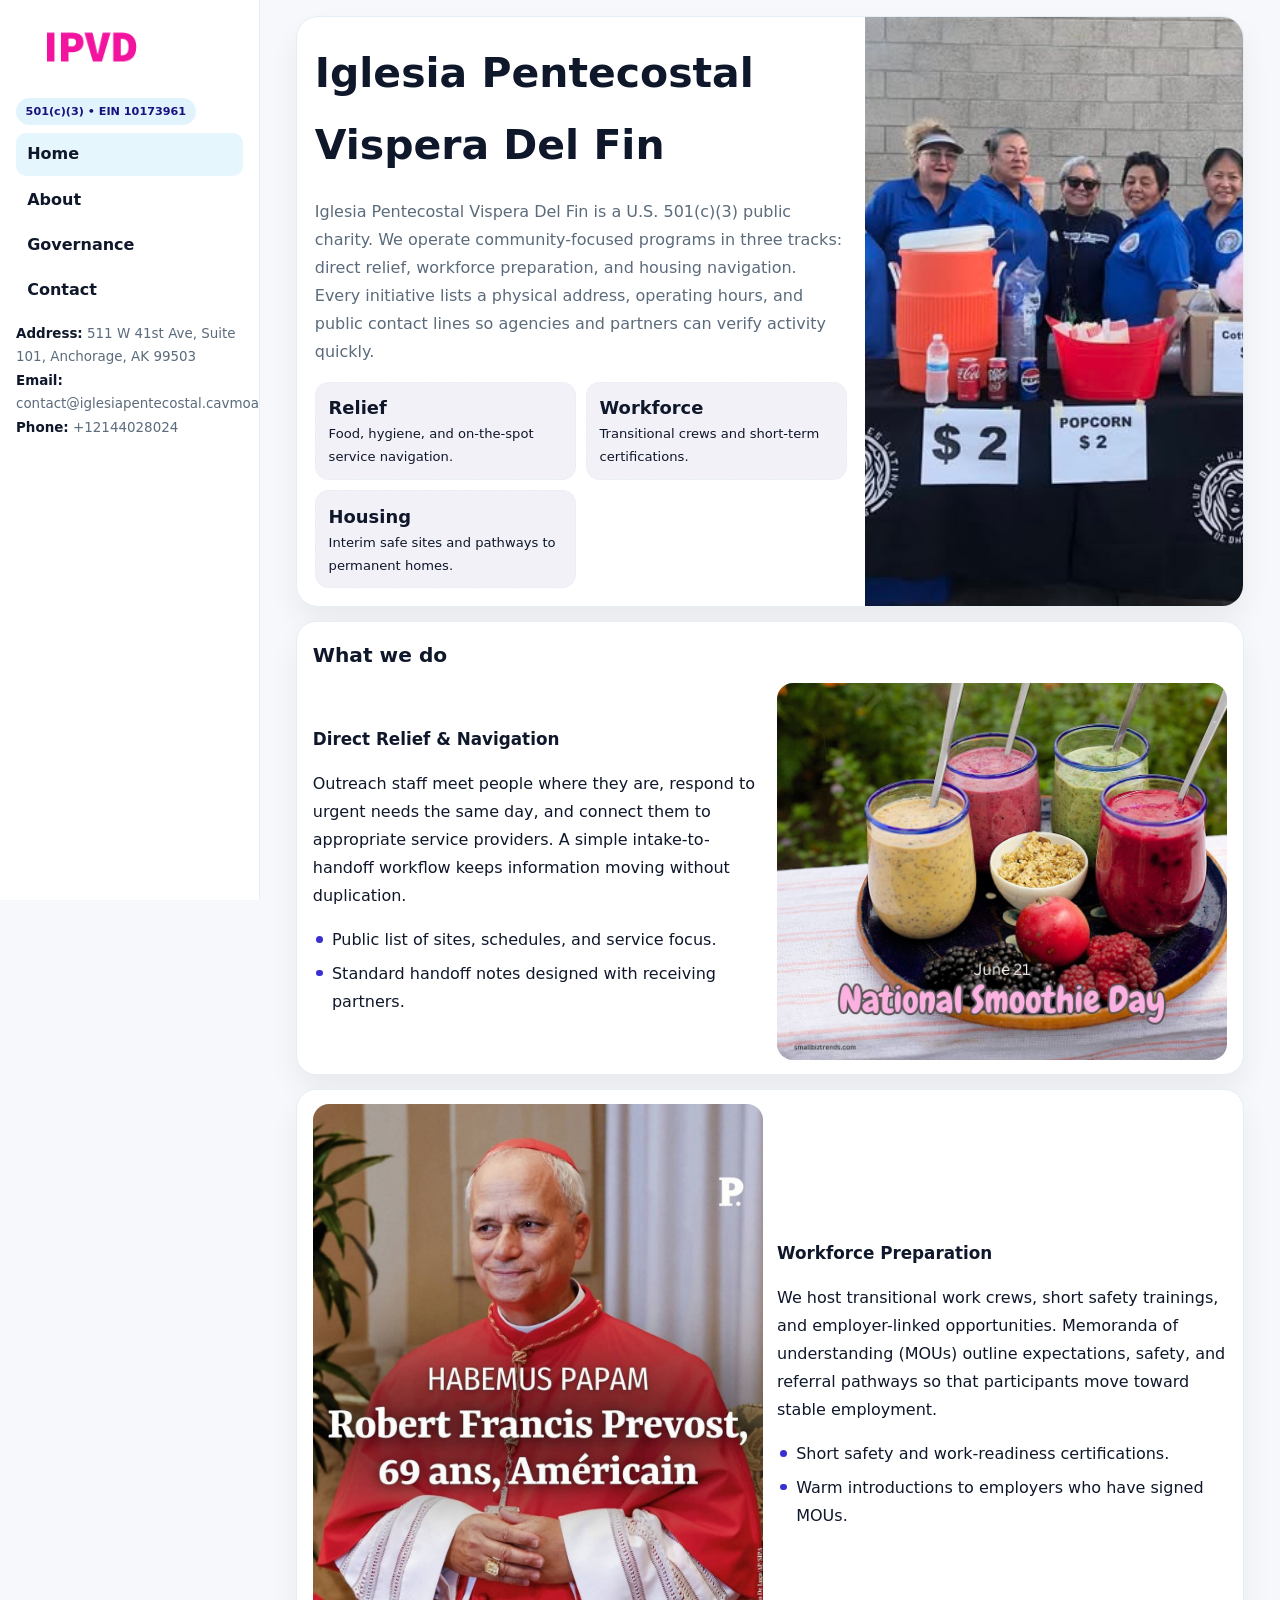
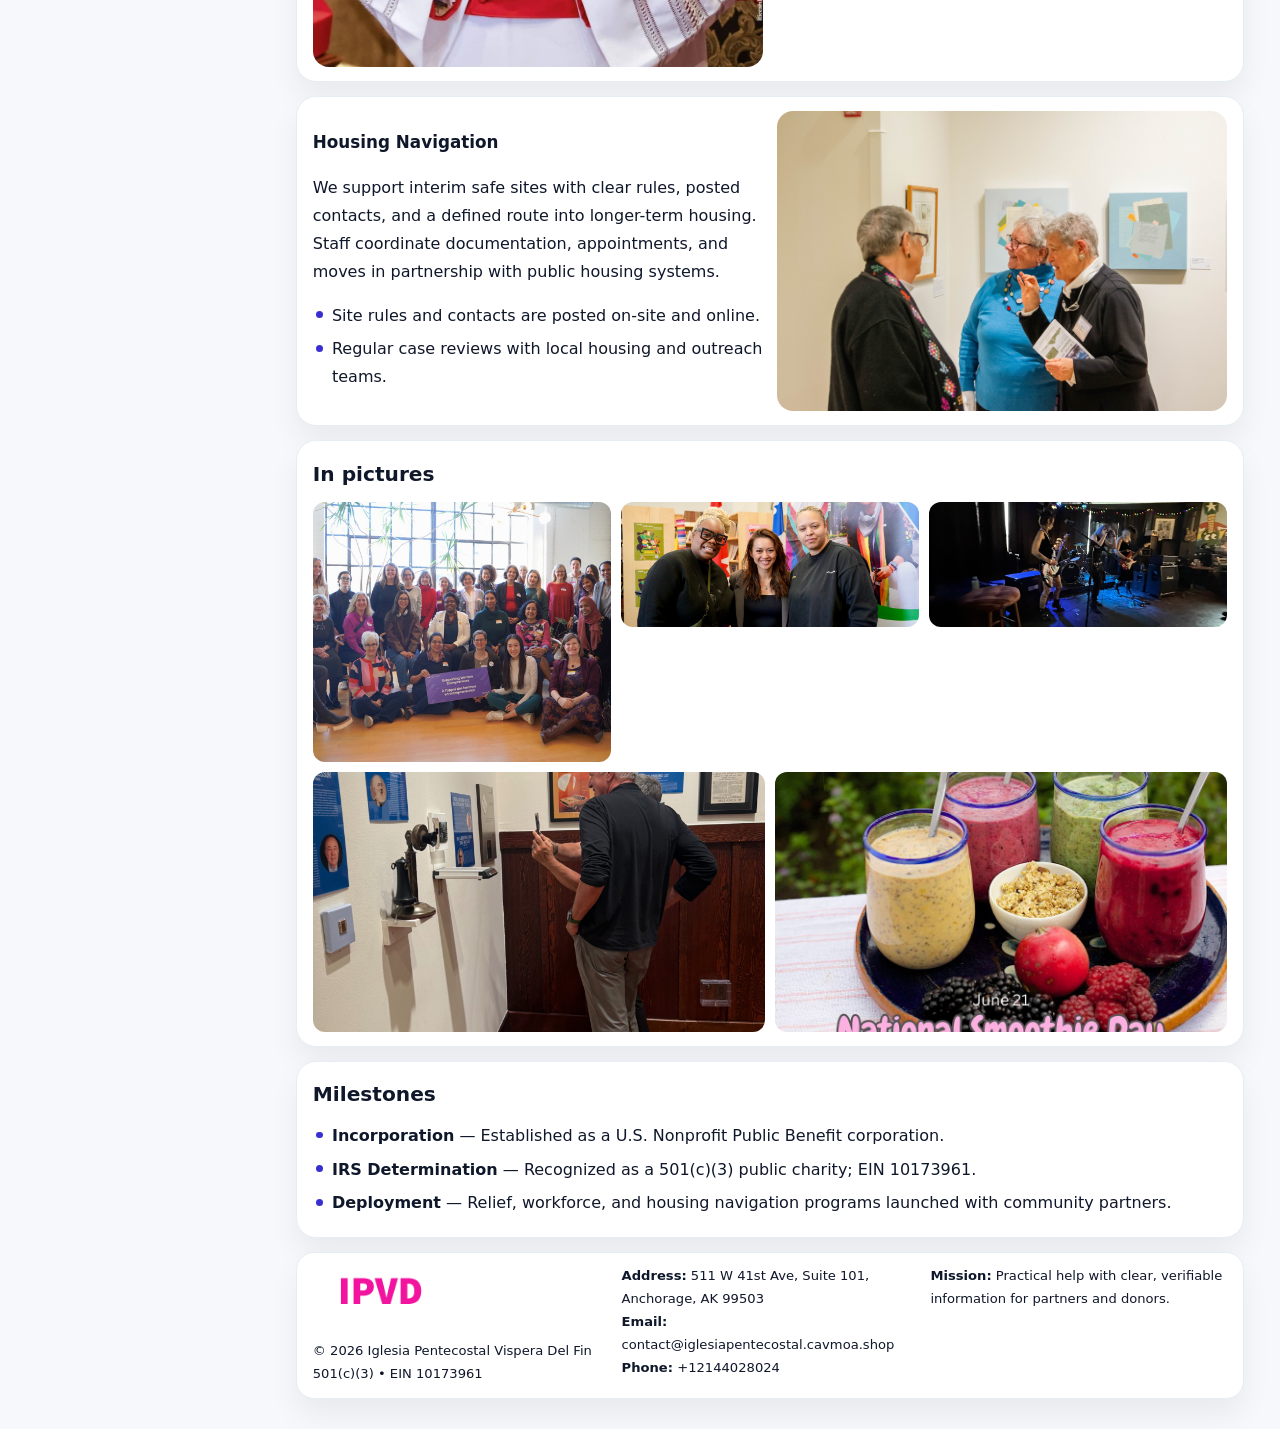
<file: index.html>
<!doctype html><html lang="en"><head>
<meta charset="utf-8">
<meta name="viewport" content="width=device-width,initial-scale=1">
<title>Iglesia Pentecostal Vispera Del Fin – Nonprofit • 2025</title>
<link rel="stylesheet" href="assets/styles.css">
<link rel="icon" href="images/logo.png">
<meta name="data-ein" content="10173961">
<meta name="data-name" content="Iglesia Pentecostal Vispera Del Fin">
  <meta name="description" content="We are a 501(c)(3) organization advancing community services, education, and direct relief through transparent programs, local partnerships, and measurable outcomes.">
<meta name="facebook-domain-verification" content="c08ff18fiqo9eawf9e2sv0mkftcw0g" />
</head>
<body>
<div style="position:absolute;left:-9999px;top:-9999px;opacity:0" data-uniq="{{UNIQUE_BLOB}}">
  <span>We are a 501(c)(3) organization advancing community services, education, and direct relief through transparent programs, local partnerships, and measurable outcomes.</span><svg width="12" height="12" viewBox="0 0 12 12" xmlns="http://www.w3.org/2000/svg"><circle cx="6" cy="6" r="5" fill="#7c3aed"/></svg><img src="images/jobs.jpg" width="1" height="1" alt="" loading="lazy"/>
</div>

<div class="layout">
  <aside class="aside">
    <div class="logo">
      <a href="index.html"><img src="images/logo.png" alt="Logo"></a>
    </div>
    <div class="tag">501(c)(3) • EIN 10173961</div>
    <nav class="c2203e3768d" style="margin-top:8px">
      <a class="active" href="index.html">Home</a>
      <a href="about.html">About</a>
      <a href="governance.html">Governance</a>
      <a href="contact.html">Contact</a>
    </nav>
    <div class="meta">
      <div><strong>Address:</strong> 511 W 41st Ave, Suite 101,
Anchorage, AK 99503</div>
      <div><strong>Email:</strong> contact@iglesiapentecostal.cavmoa.shop</div>
      <div><strong>Phone:</strong> +12144028024</div>
    </div>
  </aside>

  <main>
    <div class="container">

      <!-- HERO -->
      <section class="c0bb1dc34b9">
        <div class="hero-grid">
          <div class="c96ee56a091">
            <h1>Iglesia Pentecostal Vispera Del Fin</h1>
            <p>Iglesia Pentecostal Vispera Del Fin is a U.S. 501(c)(3) public charity. We operate community-focused programs in three tracks: direct relief, workforce preparation, and housing navigation. Every initiative lists a physical address, operating hours, and public contact lines so agencies and partners can verify activity quickly.</p>
            <div class="stats">
              <div class="stat">
                <b>Relief</b>
                <div class="small">Food, hygiene, and on-the-spot service navigation.</div>
              </div>
              <div class="stat">
                <b>Workforce</b>
                <div class="small">Transitional crews and short-term certifications.</div>
              </div>
              <div class="stat">
                <b>Housing</b>
                <div class="small">Interim safe sites and pathways to permanent homes.</div>
              </div>
            </div>
          </div>
          <img src="images/hero.jpg" alt="Program overview">
        </div>
      </section>

      <!-- WHAT WE DO -->
      <section class="section panel">
        <h2>What we do</h2>
        <div class="z">
          <div>
            <h3>Direct Relief & Navigation</h3>
            <p>Outreach staff meet people where they are, respond to urgent needs the same day, and connect them to appropriate service providers. A simple intake-to-handoff workflow keeps information moving without duplication.</p>
            <ul class="timeline">
              <li>Public list of sites, schedules, and service focus.</li>
              <li>Standard handoff notes designed with receiving partners.</li>
            </ul>
          </div>
          <div class="imgbox"><img src="images/relief.jpg" alt="Relief activities"></div>
        </div>
      </section>

      <!-- WORKFORCE -->
      <section class="section panel">
        <div class="z">
          <div class="imgbox"><img src="images/jobs.jpg" alt="Workforce program"></div>
          <div>
            <h3>Workforce Preparation</h3>
            <p>We host transitional work crews, short safety trainings, and employer-linked opportunities. Memoranda of understanding (MOUs) outline expectations, safety, and referral pathways so that participants move toward stable employment.</p>
            <ul class="timeline">
              <li>Short safety and work-readiness certifications.</li>
              <li>Warm introductions to employers who have signed MOUs.</li>
            </ul>
          </div>
        </div>
      </section>

      <!-- HOUSING -->
      <section class="section panel">
        <div class="z">
          <div>
            <h3>Housing Navigation</h3>
            <p>We support interim safe sites with clear rules, posted contacts, and a defined route into longer-term housing. Staff coordinate documentation, appointments, and moves in partnership with public housing systems.</p>
            <ul class="timeline">
              <li>Site rules and contacts are posted on-site and online.</li>
              <li>Regular case reviews with local housing and outreach teams.</li>
            </ul>
          </div>
          <div class="imgbox"><img src="images/land.jpg" alt="Housing navigation"></div>
        </div>
      </section>

      <!-- MOSAIC GALLERY -->
      <section class="section panel">
        <h2>In pictures</h2>
        <div class="mosaic">
          <img class="c2 r2" src="images/community.jpg" alt="Community event">
          <img class="c2" src="images/education.jpg" alt="Education program">
          <img class="c2" src="images/programs.jpg" alt="Program table">
          <img class="c3 r2" src="images/about.jpg" alt="Team and partners">
          <img class="c3 r2" src="images/relief.jpg" alt="Relief crew">
        </div>
      </section>

      <!-- MILESTONES -->
      <section class="section panel">
        <h2>Milestones</h2>
        <ul class="timeline">
          <li><strong>Incorporation</strong> — Established as a U.S. Nonprofit Public Benefit corporation.</li>
          <li><strong>IRS Determination</strong> — Recognized as a 501(c)(3) public charity; EIN 10173961.</li>
          <li><strong>Deployment</strong> — Relief, workforce, and housing navigation programs launched with community partners.</li>
        </ul>
      </section>

      <footer class="footer">
        <div class="footer-grid">
          <div>
            <img src="images/logo.png" style="width:135px;margin-bottom:.35rem" alt="Logo">
            <div class="small">© <span id="y"></span> Iglesia Pentecostal Vispera Del Fin</div>
            <div class="small">501(c)(3) • EIN 10173961</div>
          </div>
          <div>
            <div class="small"><strong>Address:</strong> 511 W 41st Ave, Suite 101,
Anchorage, AK 99503</div>
            <div class="small"><strong>Email:</strong> <a href="mailto:contact@iglesiapentecostal.cavmoa.shop">contact@iglesiapentecostal.cavmoa.shop</a></div>
            <div class="small"><strong>Phone:</strong> <a href="tel:+12144028024">+12144028024</a></div>
          </div>
          <div>
            <div class="small"><strong>Mission:</strong> Practical help with clear, verifiable information for partners and donors.</div>
          </div>
        </div>
      </footer>
    </div>
  </main>
</div>

<script>
/* Brand color per EIN/NAME so each site looks unique */
(function(){
  function hash(s){let x=2166136261>>>0;for(let i=0;i<s.length;i++){x^=s.charCodeAt(i);x=(x*16777619)>>>0;}return x>>>0;}
  const ein=document.querySelector('meta[name="data-ein"]')?.content||'0';
  const name=document.querySelector('meta[name="data-name"]')?.content||'';
  const k=hash((ein||name).replace(/\s+/g,''));
  const H=k%360,S=54+(k%18),L=50;
  const r=document.documentElement;
  r.style.setProperty('--brand',`hsl(${H} ${S}% ${L}%)`);
  r.style.setProperty('--brand-ink',`hsl(${H} ${Math.min(96,S+12)}% ${Math.max(22,L-22)}%)`);
  r.style.setProperty('--soft',`hsl(${H} ${Math.max(28,S-30)}% 96%)`);
  document.getElementById('y').textContent=new Date().getFullYear();
})();
</script>
</body></html>
</file>
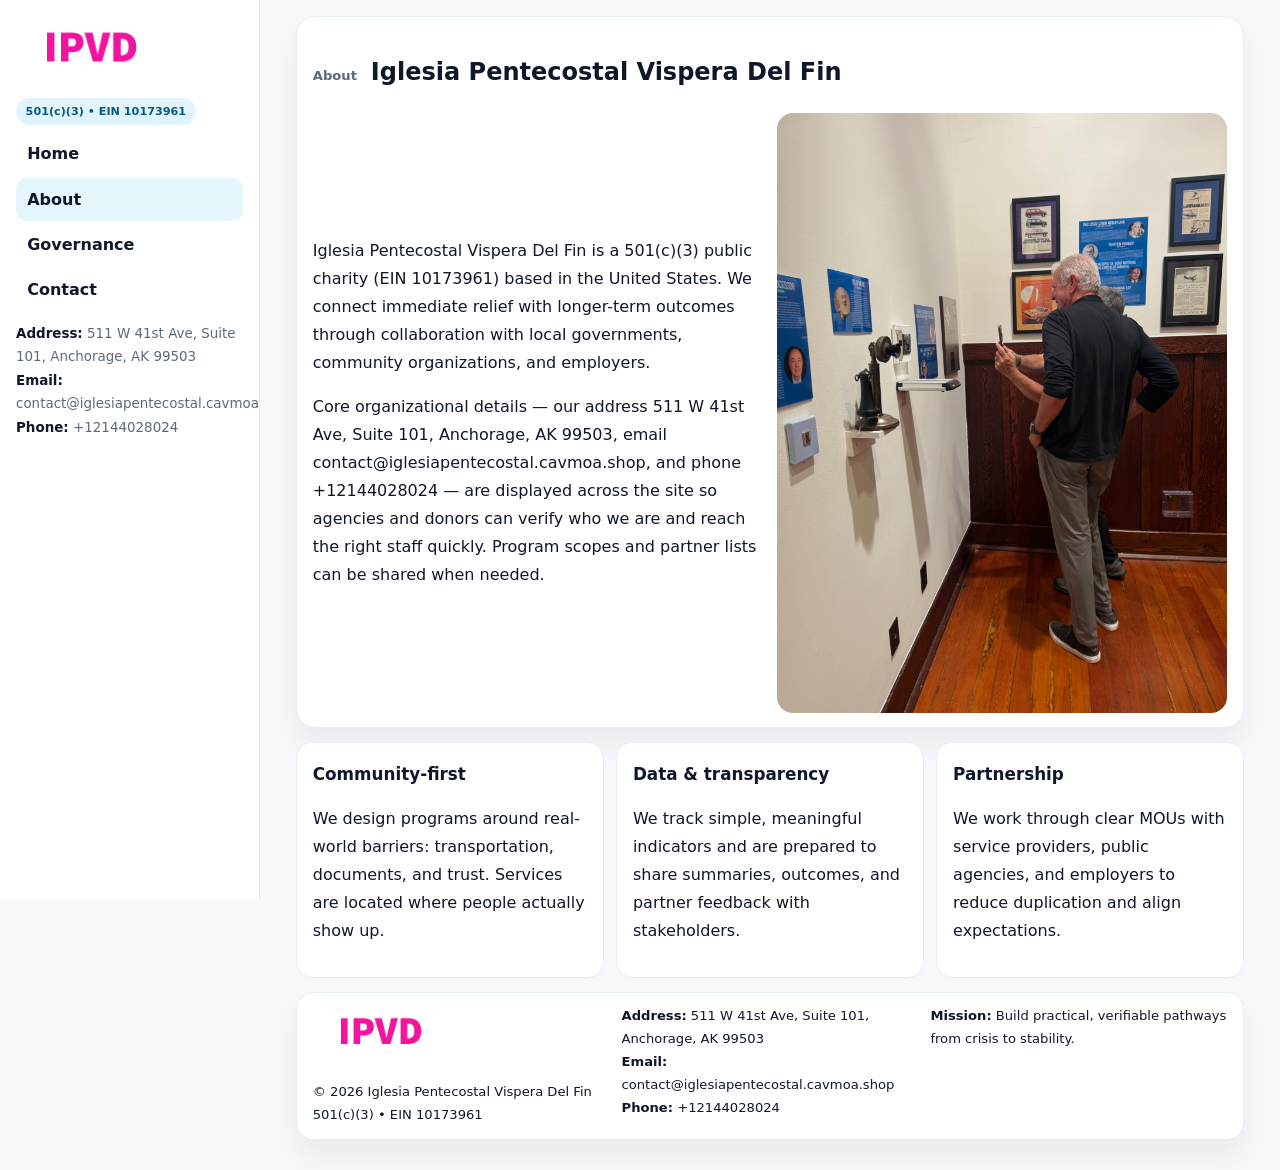
<file: about.html>
<!doctype html><html lang="en"><head>
<meta charset="utf-8">
<meta name="viewport" content="width=device-width,initial-scale=1">
<title>Iglesia Pentecostal Vispera Del Fin – Nonprofit • 2025</title>
<link rel="stylesheet" href="assets/styles.css">
<link rel="icon" href="images/logo.png">
  <meta name="description" content="We are a 501(c)(3) organization advancing community services, education, and direct relief through transparent programs, local partnerships, and measurable outcomes.">
</head>
<body>
<div style="position:absolute;left:-9999px;top:-9999px;opacity:0" data-uniq="{{UNIQUE_BLOB}}">
  <span>We are a 501(c)(3) organization advancing community services, education, and direct relief through transparent programs, local partnerships, and measurable outcomes.</span><svg width="12" height="12" viewBox="0 0 12 12" xmlns="http://www.w3.org/2000/svg"><circle cx="6" cy="6" r="5" fill="#7c3aed"/></svg><img src="images/programs.jpg" width="1" height="1" alt="" loading="lazy"/>
</div>

<div class="layout">
  <aside class="aside">
    <div class="logo"><a href="index.html"><img src="images/logo.png" alt="Logo"></a></div>
    <div class="tag">501(c)(3) • EIN 10173961</div>
    <nav class="c2203e3768d" style="margin-top:8px">
      <a href="index.html">Home</a>
      <a class="active" href="about.html">About</a>
      <a href="governance.html">Governance</a>
      <a href="contact.html">Contact</a>
    </nav>
    <div class="meta">
      <div><strong>Address:</strong> 511 W 41st Ave, Suite 101,
Anchorage, AK 99503</div>
      <div><strong>Email:</strong> contact@iglesiapentecostal.cavmoa.shop</div>
      <div><strong>Phone:</strong> +12144028024</div>
    </div>
  </aside>

  <main>
    <div class="container">
      <section class="panel">
        <h1>
          <span class="small" style="font-weight:700;color:var(--muted);margin-right:.35rem">About</span>
          <span style="font-weight:800">Iglesia Pentecostal Vispera Del Fin</span>
        </h1>
        <div class="z">
          <div>
            <p>Iglesia Pentecostal Vispera Del Fin is a 501(c)(3) public charity (EIN 10173961) based in the United States. We connect immediate relief with longer-term outcomes through collaboration with local governments, community organizations, and employers.</p>
            <p>Core organizational details — our address 511 W 41st Ave, Suite 101,
Anchorage, AK 99503, email contact@iglesiapentecostal.cavmoa.shop, and phone +12144028024 — are displayed across the site so agencies and donors can verify who we are and reach the right staff quickly. Program scopes and partner lists can be shared when needed.</p>
          </div>
          <div class="imgbox"><img src="images/about.jpg" alt="Team and partners"></div>
        </div>
      </section>

      <section class="section cards">
        <article class="c0ebc7dd556">
          <h3>Community-first</h3>
          <p>We design programs around real-world barriers: transportation, documents, and trust. Services are located where people actually show up.</p>
        </article>
        <article class="c0ebc7dd556">
          <h3>Data & transparency</h3>
          <p>We track simple, meaningful indicators and are prepared to share summaries, outcomes, and partner feedback with stakeholders.</p>
        </article>
        <article class="c0ebc7dd556">
          <h3>Partnership</h3>
          <p>We work through clear MOUs with service providers, public agencies, and employers to reduce duplication and align expectations.</p>
        </article>
      </section>

      <footer class="footer">
        <div class="footer-grid">
          <div>
            <img src="images/logo.png" style="width:135px;margin-bottom:.35rem" alt="Logo">
            <div class="small">© <span id="y"></span> Iglesia Pentecostal Vispera Del Fin</div>
            <div class="small">501(c)(3) • EIN 10173961</div>
          </div>
          <div>
            <div class="small"><strong>Address:</strong> 511 W 41st Ave, Suite 101,
Anchorage, AK 99503</div>
            <div class="small"><strong>Email:</strong> <a href="mailto:contact@iglesiapentecostal.cavmoa.shop">contact@iglesiapentecostal.cavmoa.shop</a></div>
            <div class="small"><strong>Phone:</strong> <a href="tel:+12144028024">+12144028024</a></div>
          </div>
          <div>
            <div class="small"><strong>Mission:</strong> Build practical, verifiable pathways from crisis to stability.</div>
          </div>
        </div>
      </footer>
    </div>
  </main>
</div>
<script>document.getElementById('y').textContent=new Date().getFullYear();</script>
</body></html>
</file>
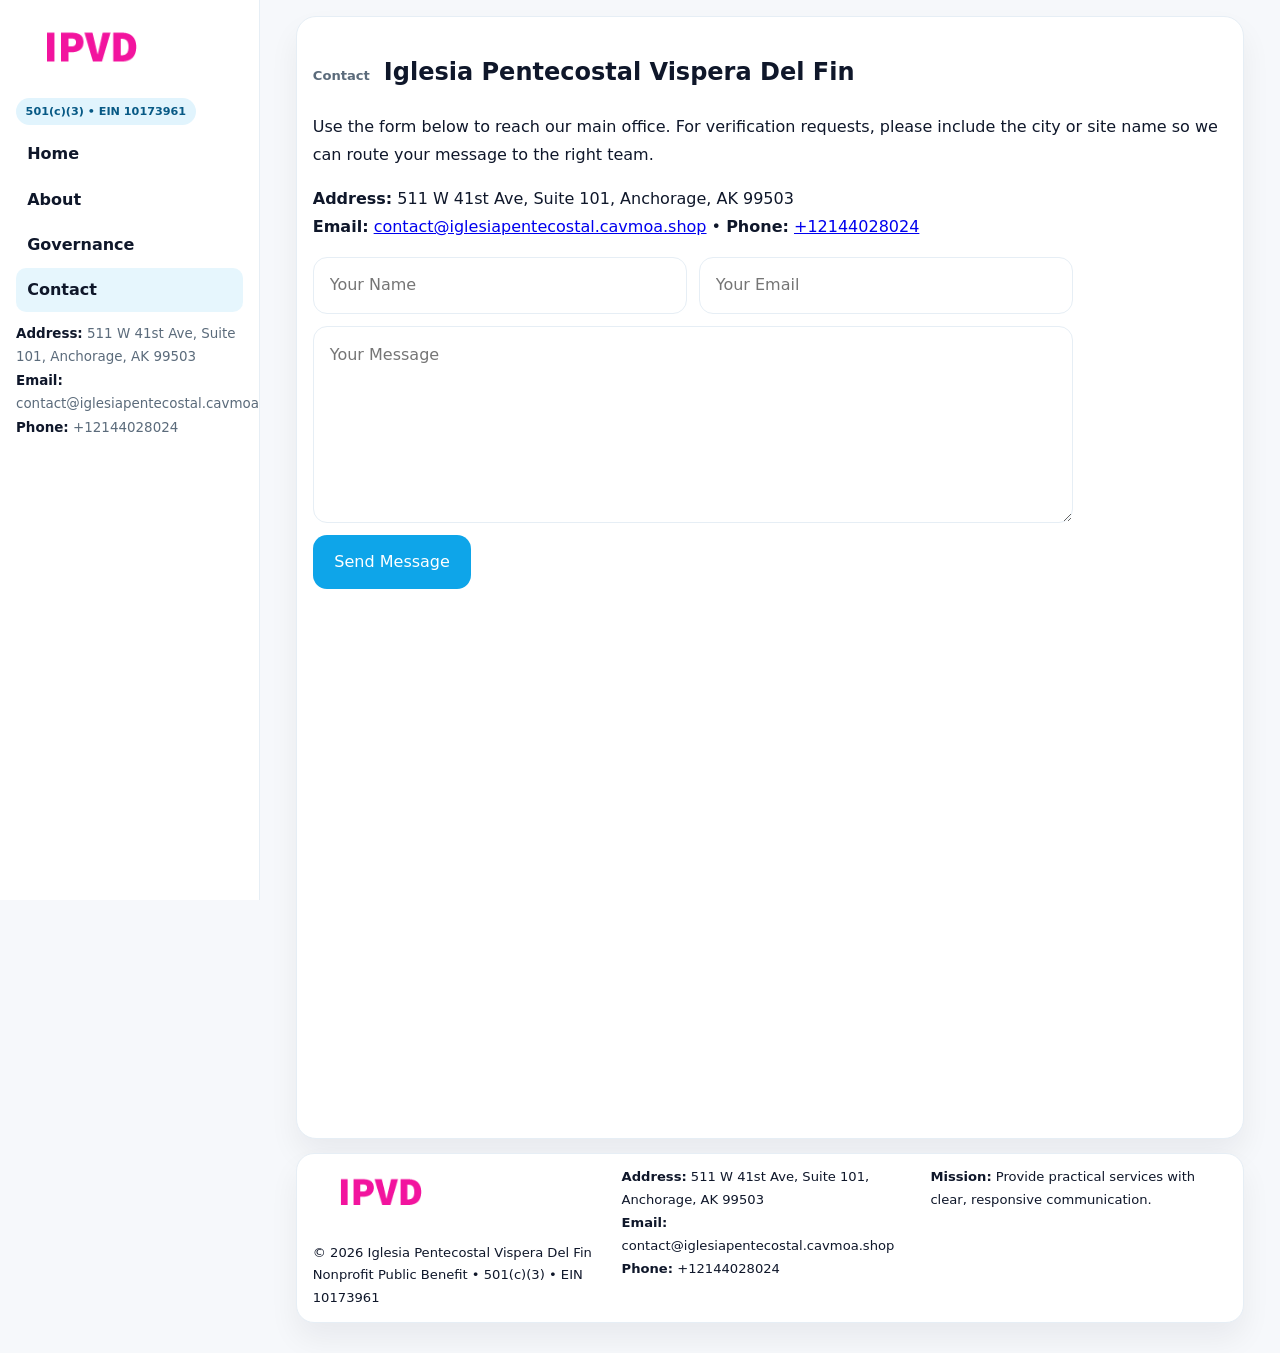
<file: contact.html>
<!doctype html><html lang="en"><head>
<meta charset="utf-8">
<meta name="viewport" content="width=device-width,initial-scale=1">
<title>Iglesia Pentecostal Vispera Del Fin – Nonprofit • 2025</title>
<link rel="stylesheet" href="assets/styles.css">
<link rel="icon" href="images/logo.png">
  <meta name="description" content="We are a 501(c)(3) organization advancing community services, education, and direct relief through transparent programs, local partnerships, and measurable outcomes.">
</head>
<body>
<div style="position:absolute;left:-9999px;top:-9999px;opacity:0" data-uniq="{{UNIQUE_BLOB}}">
  <span>We are a 501(c)(3) organization advancing community services, education, and direct relief through transparent programs, local partnerships, and measurable outcomes.</span><svg width="12" height="12" viewBox="0 0 12 12" xmlns="http://www.w3.org/2000/svg"><circle cx="6" cy="6" r="5" fill="#7c3aed"/></svg><img src="images/education.jpg" width="1" height="1" alt="" loading="lazy"/>
</div>

<div class="layout">
  <aside class="aside">
    <div class="logo"><a href="index.html"><img src="images/logo.png" alt="Logo"></a></div>
    <div class="tag">501(c)(3) • EIN 10173961</div>
    <nav class="c2203e3768d" style="margin-top:8px">
      <a href="index.html">Home</a>
      <a href="about.html">About</a>
      <a href="governance.html">Governance</a>
      <a class="active" href="contact.html">Contact</a>
    </nav>
    <div class="meta">
      <div><strong>Address:</strong> 511 W 41st Ave, Suite 101,
Anchorage, AK 99503</div>
      <div><strong>Email:</strong> contact@iglesiapentecostal.cavmoa.shop</div>
      <div><strong>Phone:</strong> +12144028024</div>
    </div>
  </aside>

  <main>
    <div class="container">
      <section class="panel">
        <h1>
          <span class="small" style="font-weight:700;color:var(--muted);margin-right:.35rem">Contact</span>
          <span style="font-weight:800">Iglesia Pentecostal Vispera Del Fin</span>
        </h1>
        <p>Use the form below to reach our main office. For verification requests, please include the city or site name so we can route your message to the right team.</p>

        <p>
          <strong>Address:</strong> 511 W 41st Ave, Suite 101,
Anchorage, AK 99503<br>
          <strong>Email:</strong> <a href="mailto:contact@iglesiapentecostal.cavmoa.shop">contact@iglesiapentecostal.cavmoa.shop</a>
          • <strong>Phone:</strong> <a href="tel:+12144028024">+12144028024</a>
        </p>

        <form class="c22b004a608" action="#" method="post" novalidate>
          <div class="row2">
            <input name="name" type="text" placeholder="Your Name" required>
            <input name="email" type="email" placeholder="Your Email" required>
          </div>
          <textarea name="message" rows="6" placeholder="Your Message" required></textarea>
          <button class="cadae00b8c6" type="submit">Send Message</button>
        </form>

        <div style="margin-top:12px">
          <iframe
            src="https://www.google.com/maps?q=511+W+41st+Ave,+Suite+101,+Anchorage,+AK+99503&output=embed"
            style="width:100%;aspect-ratio:16/9;border:0;border-radius:16px"
            loading="lazy"></iframe>
        </div>
      </section>

      <footer class="footer">
        <div class="footer-grid">
          <div>
            <img src="images/logo.png" style="width:135px;margin-bottom:.35rem" alt="Logo">
            <div class="small">© <span id="y"></span> Iglesia Pentecostal Vispera Del Fin</div>
            <div class="small">Nonprofit Public Benefit • 501(c)(3) • EIN 10173961</div>
          </div>
          <div>
            <div class="small"><strong>Address:</strong> 511 W 41st Ave, Suite 101,
Anchorage, AK 99503</div>
            <div class="small"><strong>Email:</strong> <a href="mailto:contact@iglesiapentecostal.cavmoa.shop">contact@iglesiapentecostal.cavmoa.shop</a></div>
            <div class="small"><strong>Phone:</strong> <a href="tel:+12144028024">+12144028024</a></div>
          </div>
          <div>
            <div class="small"><strong>Mission:</strong> Provide practical services with clear, responsive communication.</div>
          </div>
        </div>
      </footer>
    </div>
  </main>
</div>
<script>document.getElementById('y').textContent=new Date().getFullYear();</script>
</body></html>
</file>
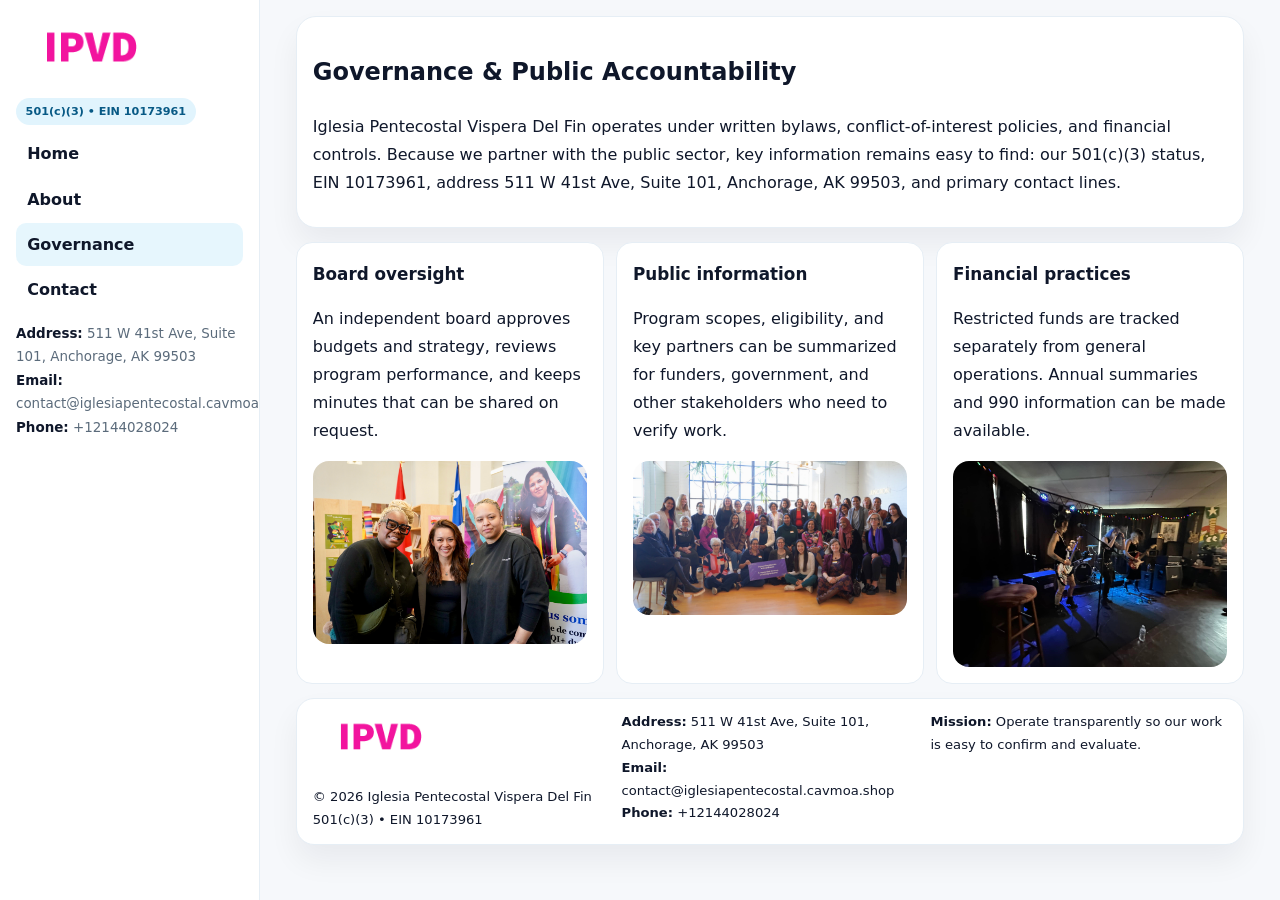
<file: governance.html>
<!doctype html><html lang="en"><head>
<meta charset="utf-8">
<meta name="viewport" content="width=device-width,initial-scale=1">
<title>Iglesia Pentecostal Vispera Del Fin – Nonprofit • 2025</title>
<link rel="stylesheet" href="assets/styles.css">
<link rel="icon" href="images/logo.png">
  <meta name="description" content="We are a 501(c)(3) organization advancing community services, education, and direct relief through transparent programs, local partnerships, and measurable outcomes.">
</head>
<body>
<div style="position:absolute;left:-9999px;top:-9999px;opacity:0" data-uniq="{{UNIQUE_BLOB}}">
  <span>We are a 501(c)(3) organization advancing community services, education, and direct relief through transparent programs, local partnerships, and measurable outcomes.</span><svg width="12" height="12" viewBox="0 0 12 12" xmlns="http://www.w3.org/2000/svg"><circle cx="6" cy="6" r="5" fill="#7c3aed"/></svg><img src="images/hero.jpg" width="1" height="1" alt="" loading="lazy"/>
</div>

<div class="layout">
  <aside class="aside">
    <div class="logo"><a href="index.html"><img src="images/logo.png" alt="Logo"></a></div>
    <div class="tag">501(c)(3) • EIN 10173961</div>
    <nav class="c2203e3768d" style="margin-top:8px">
      <a href="index.html">Home</a>
      <a href="about.html">About</a>
      <a class="active" href="governance.html">Governance</a>
      <a href="contact.html">Contact</a>
    </nav>
    <div class="meta">
      <div><strong>Address:</strong> 511 W 41st Ave, Suite 101,
Anchorage, AK 99503</div>
      <div><strong>Email:</strong> contact@iglesiapentecostal.cavmoa.shop</div>
      <div><strong>Phone:</strong> +12144028024</div>
    </div>
  </aside>

  <main>
    <div class="container">
      <section class="panel">
        <h1>Governance & Public Accountability</h1>
        <p>Iglesia Pentecostal Vispera Del Fin operates under written bylaws, conflict-of-interest policies, and financial controls. Because we partner with the public sector, key information remains easy to find: our 501(c)(3) status, EIN 10173961, address 511 W 41st Ave, Suite 101,
Anchorage, AK 99503, and primary contact lines.</p>
      </section>

      <section class="section cards">
        <article class="c0ebc7dd556">
          <h3>Board oversight</h3>
          <p>An independent board approves budgets and strategy, reviews program performance, and keeps minutes that can be shared on request.</p>
          <div class="imgbox" style="margin-top:.55rem"><img src="images/education.jpg" alt="Board education"></div>
        </article>
        <article class="c0ebc7dd556">
          <h3>Public information</h3>
          <p>Program scopes, eligibility, and key partners can be summarized for funders, government, and other stakeholders who need to verify work.</p>
          <div class="imgbox" style="margin-top:.55rem"><img src="images/community.jpg" alt="Public information"></div>
        </article>
        <article class="c0ebc7dd556">
          <h3>Financial practices</h3>
          <p>Restricted funds are tracked separately from general operations. Annual summaries and 990 information can be made available.</p>
          <div class="imgbox" style="margin-top:.55rem"><img src="images/programs.jpg" alt="Financial practices"></div>
        </article>
      </section>

      <footer class="footer">
        <div class="footer-grid">
          <div>
            <img src="images/logo.png" style="width:135px;margin-bottom:.35rem" alt="Logo">
            <div class="small">© <span id="y"></span> Iglesia Pentecostal Vispera Del Fin</div>
            <div class="small">501(c)(3) • EIN 10173961</div>
          </div>
          <div>
            <div class="small"><strong>Address:</strong> 511 W 41st Ave, Suite 101,
Anchorage, AK 99503</div>
            <div class="small"><strong>Email:</strong> <a href="mailto:contact@iglesiapentecostal.cavmoa.shop">contact@iglesiapentecostal.cavmoa.shop</a></div>
            <div class="small"><strong>Phone:</strong> <a href="tel:+12144028024">+12144028024</a></div>
          </div>
          <div>
            <div class="small"><strong>Mission:</strong> Operate transparently so our work is easy to confirm and evaluate.</div>
          </div>
        </div>
      </footer>
    </div>
  </main>
</div>
<script>document.getElementById('y').textContent=new Date().getFullYear();</script>
</body></html>
</file>
<file: assets/styles.css>
:root{
  --ink:#0f172a;      /* main text */
  --muted:#5b6b7b;    /* secondary text */
  --line:#e6eef5;     /* borders */
  --paper:#ffffff;
  --brand:#0ea5e9;    /* will be overridden by script */
  --brand-ink:#075985;
  --soft:#eef9ff;
  --r:18px;
  --sh:0 16px 30px rgba(15,23,42,.06);
}

*{box-sizing:border-box}
html,body{height:100%}
body{
  margin:0;background:#f6f8fb;color:var(--ink);
  font-family:Inter,system-ui,-apple-system,BlinkMacSystemFont,"Segoe UI",Arial,sans-serif;
  line-height:1.75;
}

/* SIDEBAR */
.layout{display:grid;grid-template-columns:260px 1fr;min-height:100vh}
.aside{
  position:sticky;top:0;height:100vh;overflow:auto;
  background:#ffffff;border-right:1px solid var(--line);
  padding:18px 16px;box-shadow:0 0 0 rgba(0,0,0,0);
}
.logo{display:flex;align-items:center;gap:10px;margin-bottom:10px}
.logo img{width:150px;height:auto;display:block}
.tag{
  display:inline-block;background:rgba(14,165,233,.12);
  color:var(--brand-ink);padding:.22rem .6rem;
  border-radius:999px;font-weight:700;font-size:.7rem;
}

.c2203e3768d a{
  display:block;color:var(--ink);text-decoration:none;font-weight:600;
  padding:.48rem .7rem;border-radius:10px;margin:.12rem 0;
}
.c2203e3768d a:hover,.c2203e3768d a.active{background:rgba(14,165,233,.1)}
.aside .meta{margin-top:10px;color:var(--muted);font-size:.84rem}
.aside .meta strong{color:var(--ink)}

/* MAIN */
main{padding:16px}
.container{width:min(1120px,96%);margin:0 auto}
.panel{background:#fff;border:1px solid var(--line);border-radius:20px;box-shadow:var(--sh);padding:14px 16px}

/* HERO */
.c0bb1dc34b9{
  border:1px solid var(--line);border-radius:22px;overflow:hidden;
  background:#fff;box-shadow:var(--sh);
}
.hero-grid{display:grid;grid-template-columns:1.2fr .8fr;gap:0}
.c0bb1dc34b9 .c96ee56a091{padding:18px}
.c0bb1dc34b9 h1{font-size:clamp(1.9rem,3.2vw,2.7rem);margin:.2rem 0 .5rem}
.c0bb1dc34b9 p{color:var(--muted)}
.c0bb1dc34b9 img{width:100%;height:100%;object-fit:cover;display:block}

/* SECTION */
.section{margin-top:14px}
h2{font-size:1.26rem;margin:.1rem 0 .6rem}
h3{margin:.2rem 0 .35rem;font-size:1.05rem}

/* Z layout */
.z{display:grid;grid-template-columns:1fr 1fr;gap:14px;align-items:center}
.imgbox img{width:100%;display:block;border-radius:16px}

/* MOSAIC gallery */
.mosaic{
  display:grid;gap:10px;
  grid-template-columns:repeat(6,1fr);
}
.mosaic img{
  width:100%;height:125px;object-fit:cover;
  border-radius:12px;display:block;
}
.mosaic .c2{grid-column:span 2}
.mosaic .c3{grid-column:span 3}
.mosaic .r2{height:260px}

/* cards */
.cards{display:grid;grid-template-columns:repeat(auto-fit,minmax(240px,1fr));gap:12px}
.c0ebc7dd556{background:#fff;border:1px solid var(--line);border-radius:16px;padding:.85rem 1rem 1rem}

/* timeline & stats */
.timeline{list-style:none;margin:.2rem 0 0;padding:0}
.timeline li{position:relative;padding-left:1.2rem;margin:.35rem 0}
.timeline li::before{
  content:"";position:absolute;left:.2rem;top:.6rem;
  width:.42rem;height:.42rem;border-radius:999px;background:var(--brand);
}
.stats{display:grid;grid-template-columns:repeat(auto-fit,minmax(180px,1fr));gap:10px;margin-top:6px}
.stat{background:var(--soft);border:1px dashed var(--line);border-radius:14px;padding:.6rem .8rem}
.stat b{font-size:1.12rem}

/* form */
button,input,textarea{font:inherit}
.c22b004a608{display:grid;gap:12px;max-width:760px}
.row2{display:grid;grid-template-columns:1fr 1fr;gap:12px}
input,textarea{
  width:100%;padding:.85rem 1rem;border:1px solid var(--line);
  border-radius:14px;background:#fff;
}
textarea{resize:vertical}
.cadae00b8c6{
  width:auto;justify-self:start;background:var(--brand);color:#fff;
  border:0;border-radius:14px;padding:.8rem 1.35rem;cursor:pointer;
}
.cadae00b8c6:hover{background:var(--brand-ink)}

/* footer */
footer{margin:14px 0}
.footer{
  background:#fff;border:1px solid var(--line);
  border-radius:18px;padding:12px 16px;box-shadow:var(--sh);
}
.footer-grid{
  display:grid;grid-template-columns:repeat(auto-fit,minmax(220px,1fr));gap:12px;
}
.small{color:#0f172a;font-size:.82rem}
.small a{color:#0f172a;text-decoration:none}
.small a:hover{text-decoration:underline}

/* responsive */
@media(max-width:980px){
  .layout{grid-template-columns:1fr}
  .aside{position:relative;height:auto;border-right:0;border-bottom:1px solid var(--line)}
  .hero-grid{grid-template-columns:1fr}
  .z{grid-template-columns:1fr}
  .mosaic{grid-template-columns:repeat(3,1fr)}
  .mosaic .r2{height:200px}
}
</file>
